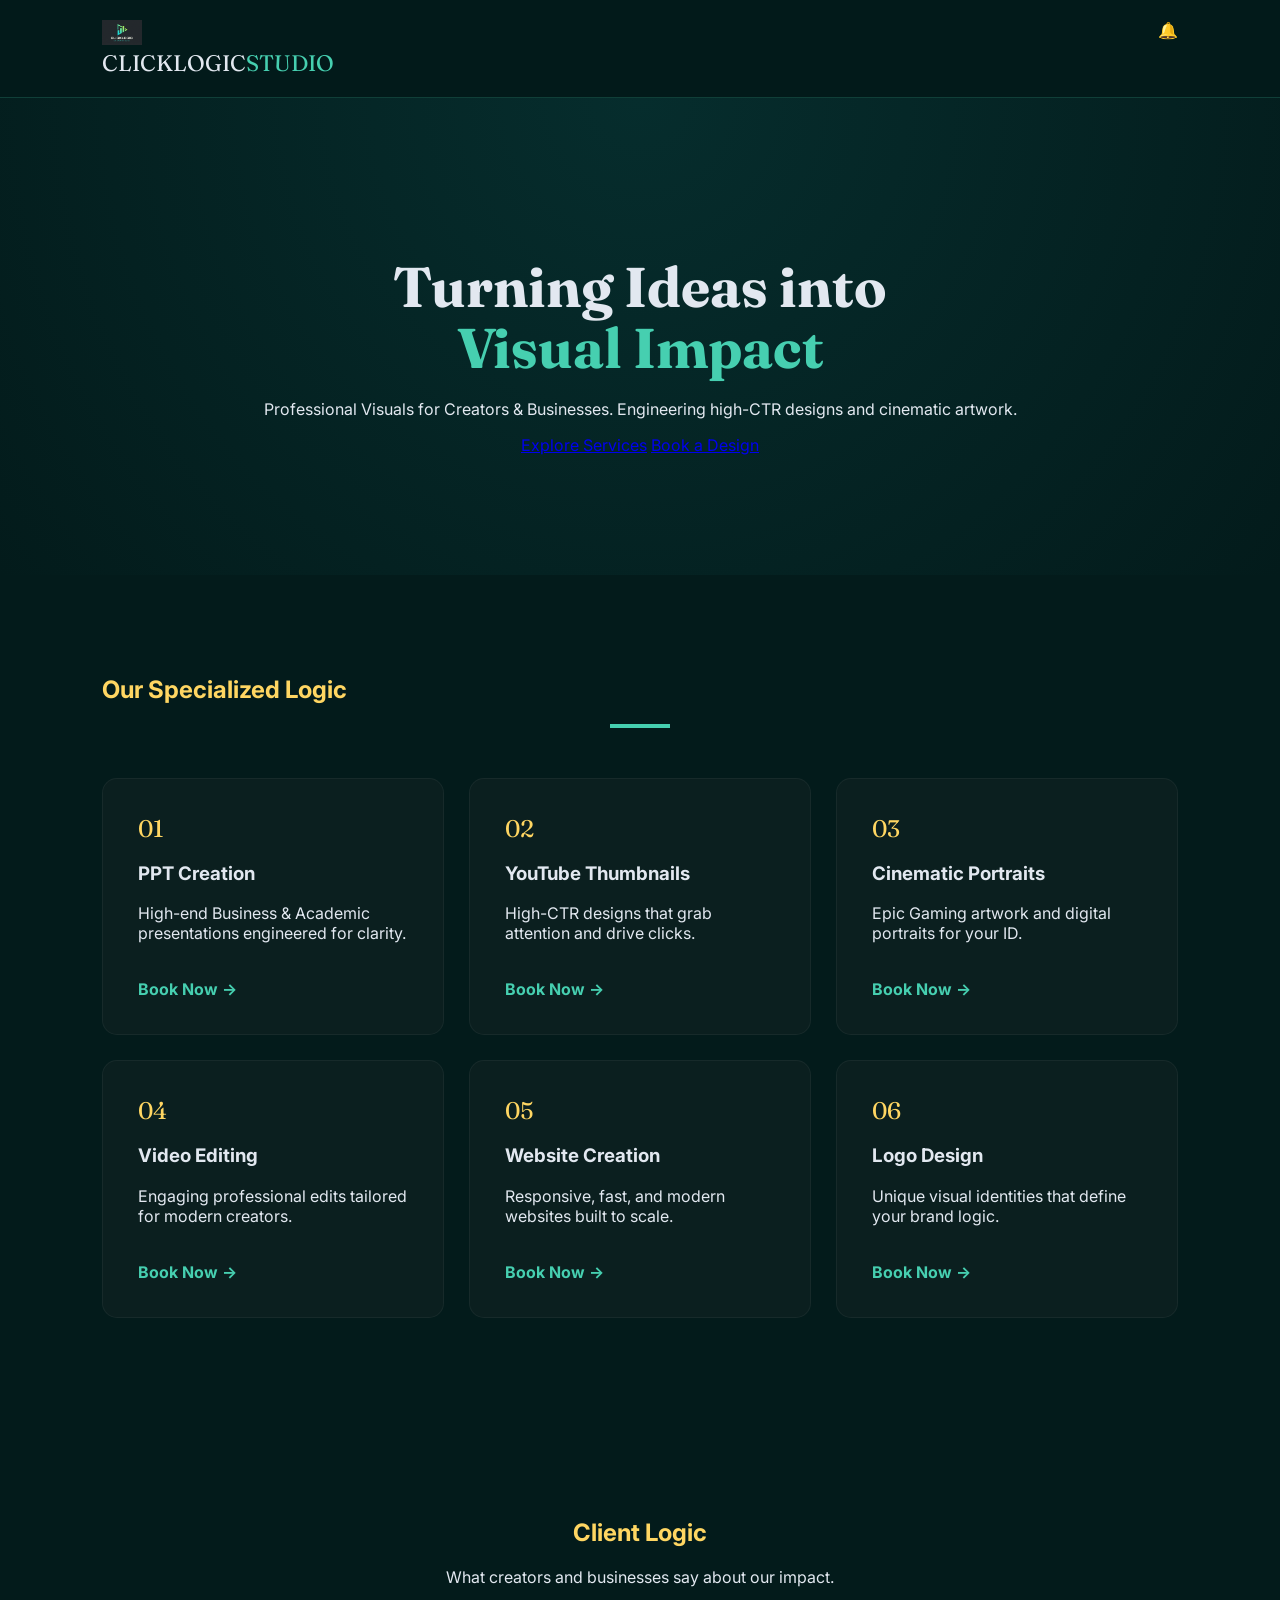
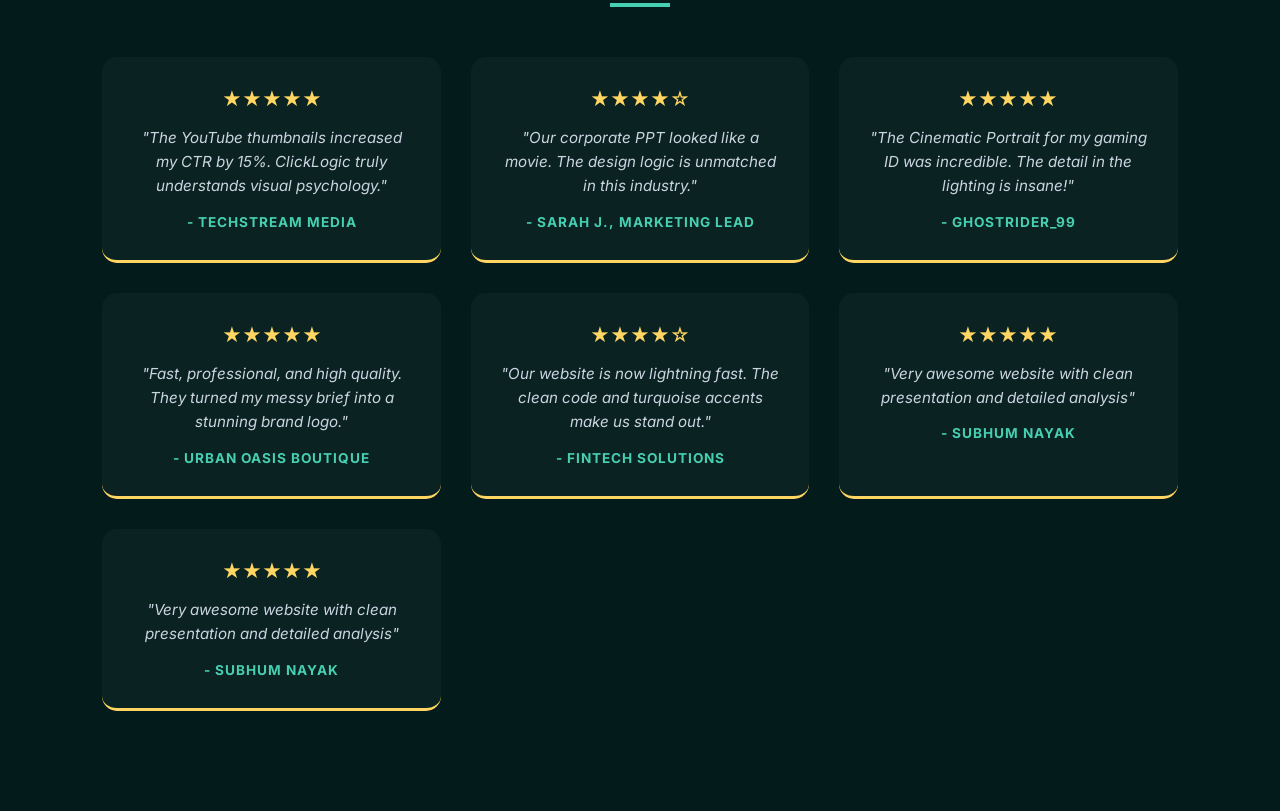
<file: index.html>
<!DOCTYPE html>
<html lang="en">
<head>
    <meta charset="UTF-8">
    <meta name="viewport" content="width=device-width, initial-scale=1.0">
    <title>ClickLogic Studio | Turning Ideas into Visual Impact</title>
    <link rel="stylesheet" href="style.css">
    <link href="https://fonts.googleapis.com/css2?family=Fraunces:opsz,wght@9..144,700&family=Inter:wght@300;400;700&display=swap" rel="stylesheet">
</head>
<body>

    <nav>
        <div class="nav-left">
            <img src="logo.png" alt="ClickLogic Logo" class="nav-logo">
            <div class="brand-name">CLICKLOGIC<span>STUDIO</span></div>
        </div>
        <div class="notification-area">
            <span id="notif-icon" onclick="toggleNotif()">🔔</span>
            <div id="notif-box" class="notif-box">
                <p><strong>Summer Sale Live!</strong><br>20% OFF on all services.</p>
            </div>
        </div>
    </nav>

    <header class="hero">
        <div class="hero-content reveal">
            <h1>Turning Ideas into <br><span class="text-turquoise">Visual Impact</span></h1>
            <p>Professional Visuals for Creators & Businesses. Engineering high-CTR designs and cinematic artwork.</p>
            <div class="hero-btns">
                <a href="#services" class="btn-primary">Explore Services</a>
                <a href="form.html" class="btn-secondary">Book a Design</a>
            </div>
        </div>
    </header>

    <section id="services" class="services">
        <div class="section-header reveal">
            <h2 class="text-lime">Our Specialized Logic</h2>
            <div class="underline"></div>
        </div>
        
        <div class="services-grid">
            <div class="card reveal">
                <div class="card-tag">01</div>
                <h3>PPT Creation</h3>
                <p>High-end Business & Academic presentations engineered for clarity.</p>
                <a href="form.html" class="service-link">Book Now →</a>
            </div>
            <div class="card reveal">
                <div class="card-tag">02</div>
                <h3>YouTube Thumbnails</h3>
                <p>High-CTR designs that grab attention and drive clicks.</p>
                <a href="form.html" class="service-link">Book Now →</a>
            </div>
            <div class="card reveal">
                <div class="card-tag">03</div>
                <h3>Cinematic Portraits</h3>
                <p>Epic Gaming artwork and digital portraits for your ID.</p>
                <a href="form.html" class="service-link">Book Now →</a>
            </div>
            <div class="card reveal">
                <div class="card-tag">04</div>
                <h3>Video Editing</h3>
                <p>Engaging professional edits tailored for modern creators.</p>
                <a href="form.html" class="service-link">Book Now →</a>
            </div>
            <div class="card reveal">
                <div class="card-tag">05</div>
                <h3>Website Creation</h3>
                <p>Responsive, fast, and modern websites built to scale.</p>
                <a href="form.html" class="service-link">Book Now →</a>
            </div>
            <div class="card reveal">
                <div class="card-tag">06</div>
                <h3>Logo Design</h3>
                <p>Unique visual identities that define your brand logic.</p>
                <a href="form.html" class="service-link">Book Now →</a>
            </div>
        </div>
    </section>
    <section id="reviews" class="testimonials reveal">
        <div class="section-header">
            <h2 class="text-lime">Client Logic</h2>
            <p>What creators and businesses say about our impact.</p>
            <div class="underline"></div>
        </div>
    
        <div class="reviews-grid">
            <div class="review-card">
                <div class="stars">★★★★★</div>
                <p>"The YouTube thumbnails increased my CTR by 15%. ClickLogic truly understands visual psychology."</p>
                <span class="client-name">- TechStream Media</span>
            </div>
            <div class="review-card">
                <div class="stars">★★★★☆</div>
                <p>"Our corporate PPT looked like a movie. The design logic is unmatched in this industry."</p>
                <span class="client-name">- Sarah J., Marketing Lead</span>
            </div>
            <div class="review-card">
                <div class="stars">★★★★★</div>
                <p>"The Cinematic Portrait for my gaming ID was incredible. The detail in the lighting is insane!"</p>
                <span class="client-name">- GhostRider_99</span>
            </div>
            <div class="review-card">
                <div class="stars">★★★★★</div>
                <p>"Fast, professional, and high quality. They turned my messy brief into a stunning brand logo."</p>
                <span class="client-name">- Urban Oasis Boutique</span>
            </div>
            <div class="review-card">
                <div class="stars">★★★★☆</div>
                <p>"Our website is now lightning fast. The clean code and turquoise accents make us stand out."</p>
                <span class="client-name">- FinTech Solutions</span>
            </div>
            <div class="review-card">
                <div class="stars">★★★★★</div>
                <p>"Very awesome website with clean presentation and detailed analysis"</p>
                <span class="client-name">- Subhum Nayak</span>
            </div>
            <div class="review-card">
                <div class="stars">★★★★★</div>
                <p>"Very awesome website with clean presentation and detailed analysis"</p>
                <span class="client-name">- Subhum Nayak</span>
            </div>
            
        </div>
    </section>
    <script src="script.js"></script>
</body>
</html>
</file>
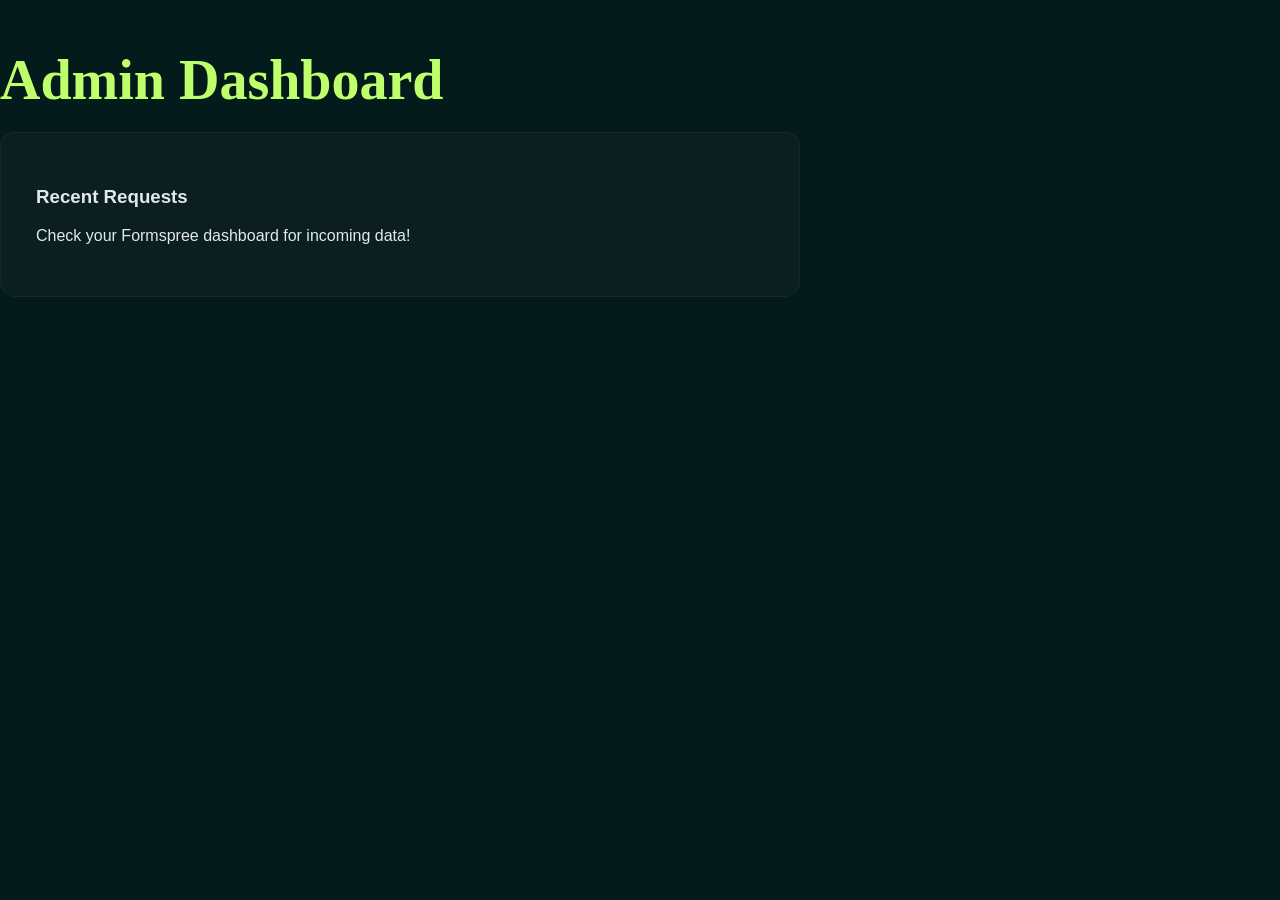
<file: admin.html>
<!DOCTYPE html>
<html>
<head>
    <title>Admin Dashboard</title>
    <link rel="stylesheet" href="style.css">
</head>
<body>
    <div class="container" style="max-width: 800px; margin-top: 50px;">
        <h1 style="color: #C0FF6C;">Admin Dashboard</h1>
        <div class="card">
            <h3>Recent Requests</h3>
            <p>Check your Formspree dashboard for incoming data!</p>
        </div>
    </div>
</body>
</html>
</file>
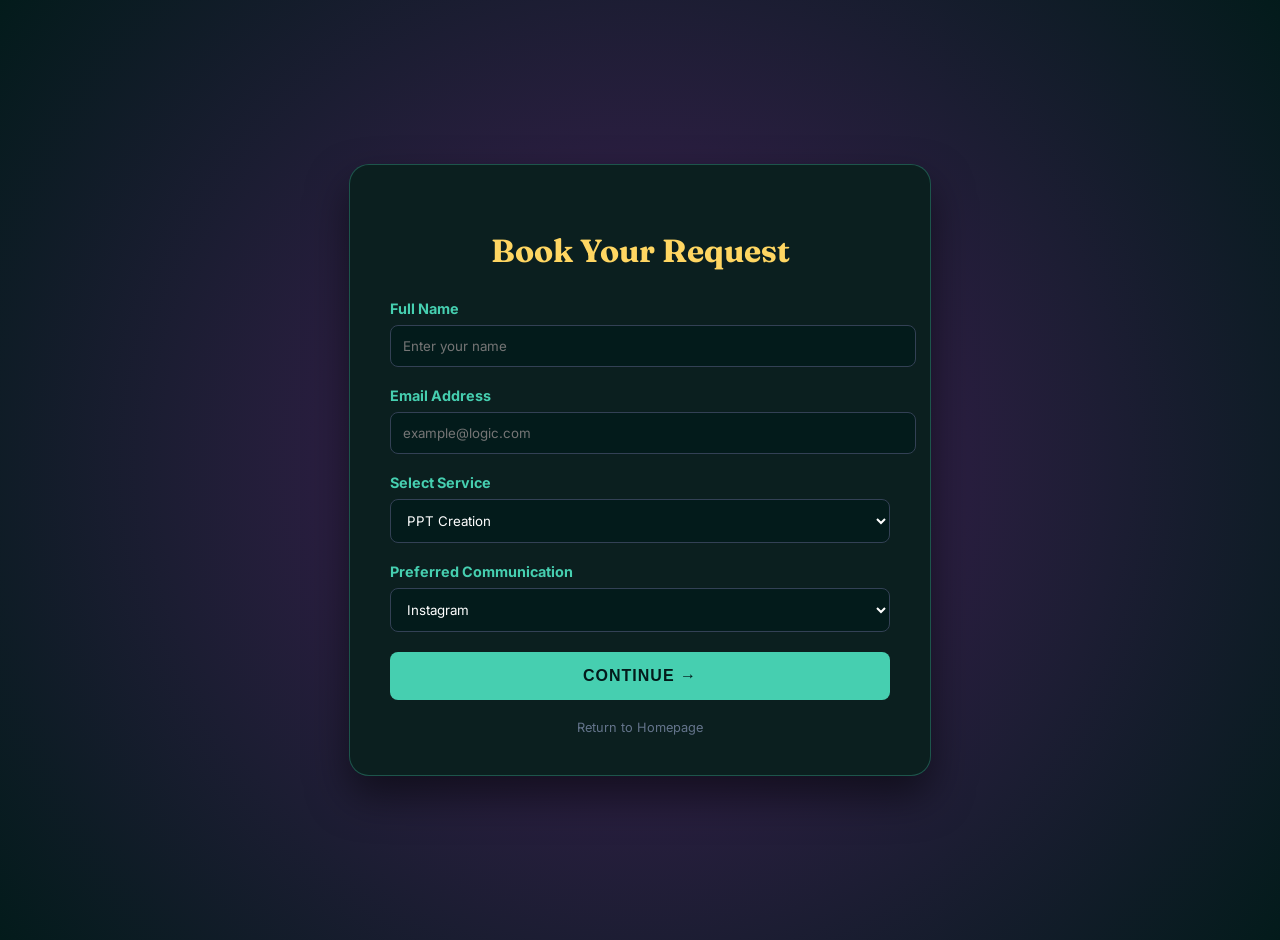
<file: form.html>
<!DOCTYPE html>
<html lang="en">
<head>
    <meta charset="UTF-8">
    <meta name="viewport" content="width=device-width, initial-scale=1.0">
    <title>Book Your Service | ClickLogic Studio</title>
    <link rel="stylesheet" href="style.css">
    <link href="https://fonts.googleapis.com/css2?family=Fraunces:wght@700&family=Inter:wght@400;700&display=swap" rel="stylesheet">
    <style>
        /* Specific Styles for the Booking Form */
        .form-container {
            min-height: 100vh;
            display: flex;
            align-items: center;
            justify-content: center;
            padding: 20px;
            background: radial-gradient(circle at center, #422057 0%, #031B1B 100%);
        }

        .form-box {
            width: 100%;
            max-width: 500px;
            background: #0b1f1f;
            padding: 40px;
            border-radius: 20px;
            border: 1px solid rgba(70, 207, 176, 0.3);
            box-shadow: 0 20px 40px rgba(0,0,0,0.5);
        }

        .form-box h2 {
            font-family: 'Fraunces', serif;
            color: #FFD662; /* Lime Yellow from your reference */
            text-align: center;
            margin-bottom: 30px;
            font-size: 2rem;
        }

        label {
            display: block;
            margin-bottom: 8px;
            font-size: 0.9rem;
            color: #46CFB0; /* Fine Turquoise */
            font-weight: bold;
        }

        input, select {
            width: 100%;
            padding: 12px;
            margin-bottom: 20px;
            background: #031B1B;
            border: 1px solid #334155;
            color: #fff;
            border-radius: 8px;
            font-family: 'Inter', sans-serif;
            outline: none;
            transition: border-color 0.3s;
        }

        input:focus, select:focus {
            border-color: #46CFB0;
        }

        .step { display: none; }
        .step.active { 
            display: block; 
            animation: fadeIn 0.5s ease;
        }

        @keyframes fadeIn {
            from { opacity: 0; transform: translateY(10px); }
            to { opacity: 1; transform: translateY(0); }
        }

        .btn-submit {
            width: 100%;
            background: #46CFB0;
            color: #031B1B;
            padding: 15px;
            border: none;
            border-radius: 8px;
            font-weight: bold;
            cursor: pointer;
            font-size: 1rem;
            transition: 0.3s;
            text-transform: uppercase;
            letter-spacing: 1px;
        }

        .btn-submit:hover {
            background: #FFD662;
            transform: scale(1.02);
        }

        .back-home {
            display: block;
            text-align: center;
            margin-top: 20px;
            color: #64748b;
            text-decoration: none;
            font-size: 0.8rem;
        }
    </style>
</head>
<body>

<div class="form-container">
    <div class="form-box">
        <h2>Book Your Request</h2>
        
        <form action="https://www.formbackend.com/f/1ac1119e405b278a" method="POST">
            
            <div id="step1" class="step active">
                <label>Full Name</label>
                <input type="text" name="name" placeholder="Enter your name" required>
                
                <label>Email Address</label>
                <input type="email" name="email" placeholder="example@logic.com" required>
                
                <label>Select Service</label>
                <select name="service" required>
                    <option value="PPT Creation">PPT Creation</option>
                    <option value="YouTube Thumbnails">YouTube Thumbnails</option>
                    <option value="Cinematic Portraits">Cinematic Portraits</option>
                    <option value="Video Editing">Video Editing</option>
                    <option value="Website Creation">Website Creation</option>
                    <option value="Logo Design">Logo Design</option>
                </select>

                <label>Preferred Communication</label>
                <select id="commMethod" name="method">
                    <option value="Instagram">Instagram</option>
                    <option value="Discord">Discord</option>
                    <option value="Messenger">Messenger</option>
                    <option value="Email">Email</option>
                </select>

                <button type="button" class="btn-submit" onclick="nextStep()">Continue →</button>
            </div>

            <div id="step2" class="step">
                <label id="dynamicLabel">Your Detail</label>
                <input type="text" name="userid" placeholder="Enter your handle/ID..." required>
                
                <label>Project Brief (Optional)</label>
                <input type="text" name="brief" placeholder="Tell us about your project...">
                
                <button type="submit" class="btn-submit">Submit Request</button>
                <a href="#" onclick="prevStep()" class="back-home" style="cursor:pointer">← Go Back</a>
            </div>
        </form>
        
        <a href="index.html" class="back-home">Return to Homepage</a>
    </div>
</div>

<script>
    function nextStep() {
        const method = document.getElementById("commMethod").value;
        document.getElementById("dynamicLabel").innerText = "Your " + method + " ID/Handle";
        document.getElementById("step1").classList.remove("active");
        document.getElementById("step2").classList.add("active");
    }

    function prevStep() {
        document.getElementById("step2").classList.remove("active");
        document.getElementById("step1").classList.add("active");
    }
</script>

</body>
</html>
</file>
<file: style.css>
:root {
    --bg-dark: #031B1B;
    --turquoise: #46CFB0;
    --lime: #FFD662;
    --card-bg: #0b1f1f;
    --white: #e2e8f0;
}

body {
    background-color: var(--bg-dark);
    color: var(--white);
    font-family: 'Inter', sans-serif;
    margin: 0;
    overflow-x: hidden;
}

/* Nav Styling */
nav {
    display: flex;
    justify-content: space-between;
    padding: 20px 8%;
    background: rgba(3, 27, 27, 0.95);
    border-bottom: 1px solid rgba(70, 207, 176, 0.2);
    position: sticky;
    top: 0;
    z-index: 1000;
}

.nav-logo { width: 40px; }
.brand-name { font-family: 'Fraunces'; font-size: 1.4rem; color: var(--white); }
.brand-name span { color: var(--turquoise); }

/* Hero Section */
.hero {
    padding: 120px 8%;
    text-align: center;
    background: radial-gradient(circle at top, #062d2d, var(--bg-dark));
}

h1 { font-family: 'Fraunces'; font-size: 3.5rem; line-height: 1.1; margin-bottom: 20px; }
.text-turquoise { color: var(--turquoise); }
.text-lime { color: var(--lime); }

/* Services Grid */
.services { padding: 80px 8%; }
.services-grid {
    display: grid;
    grid-template-columns: repeat(auto-fit, minmax(300px, 1fr));
    gap: 25px;
    margin-top: 50px;
}

.card {
    background: var(--card-bg);
    padding: 35px;
    border-radius: 15px;
    border: 1px solid rgba(255,255,255,0.05);
    position: relative;
    transition: 0.4s cubic-bezier(0.175, 0.885, 0.32, 1.275);
}

.card:hover {
    transform: translateY(-10px);
    border-color: var(--turquoise);
    box-shadow: 0 15px 30px rgba(0,0,0,0.4);
}

.card-tag {
    color: var(--lime);
    font-family: 'Fraunces';
    font-size: 1.5rem;
    margin-bottom: 15px;
}

.service-link {
    display: inline-block;
    margin-top: 20px;
    color: var(--turquoise);
    text-decoration: none;
    font-weight: bold;
}

/* Scroll Animations */
.reveal { opacity: 0; transform: translateY(30px); transition: 0.8s ease-out; }
.reveal.active { opacity: 1; transform: translateY(0); }

/* Notifications */
.notif-box {
    display: none;
    position: absolute;
    right: 8%;
    background: #1a2228;
    border: 1px solid var(--turquoise);
    padding: 15px;
    border-radius: 8px;
    margin-top: 10px;
}
/* Testimonials Styling */
.testimonials {
    padding: 100px 8%;
    background: linear-gradient(180deg, var(--bg-dark) 0%, var(--dark-purple) 100%);
    text-align: center;
}

.reviews-grid {
    display: grid;
    grid-template-columns: repeat(auto-fit, minmax(280px, 1fr));
    gap: 30px;
    margin-top: 50px;
}

.review-card {
    background: rgba(255, 255, 255, 0.03);
    padding: 30px;
    border-radius: 15px;
    border-bottom: 3px solid var(--lime);
    transition: 0.3s ease;
}

.review-card:hover {
    background: rgba(255, 255, 255, 0.07);
    transform: translateY(-5px);
}

.stars {
    color: var(--lime);
    font-size: 1.2rem;
    margin-bottom: 15px;
}

.review-card p {
    font-style: italic;
    color: #cbd5e1;
    font-size: 0.95rem;
    margin-bottom: 15px;
    line-height: 1.6;
}

.client-name {
    display: block;
    font-weight: bold;
    color: var(--turquoise);
    font-size: 0.85rem;
    text-transform: uppercase;
    letter-spacing: 1px;
}

/* Section Header Decoration */
.underline {
    width: 60px;
    height: 4px;
    background: var(--turquoise);
    margin: 10px auto;
}
</file>
